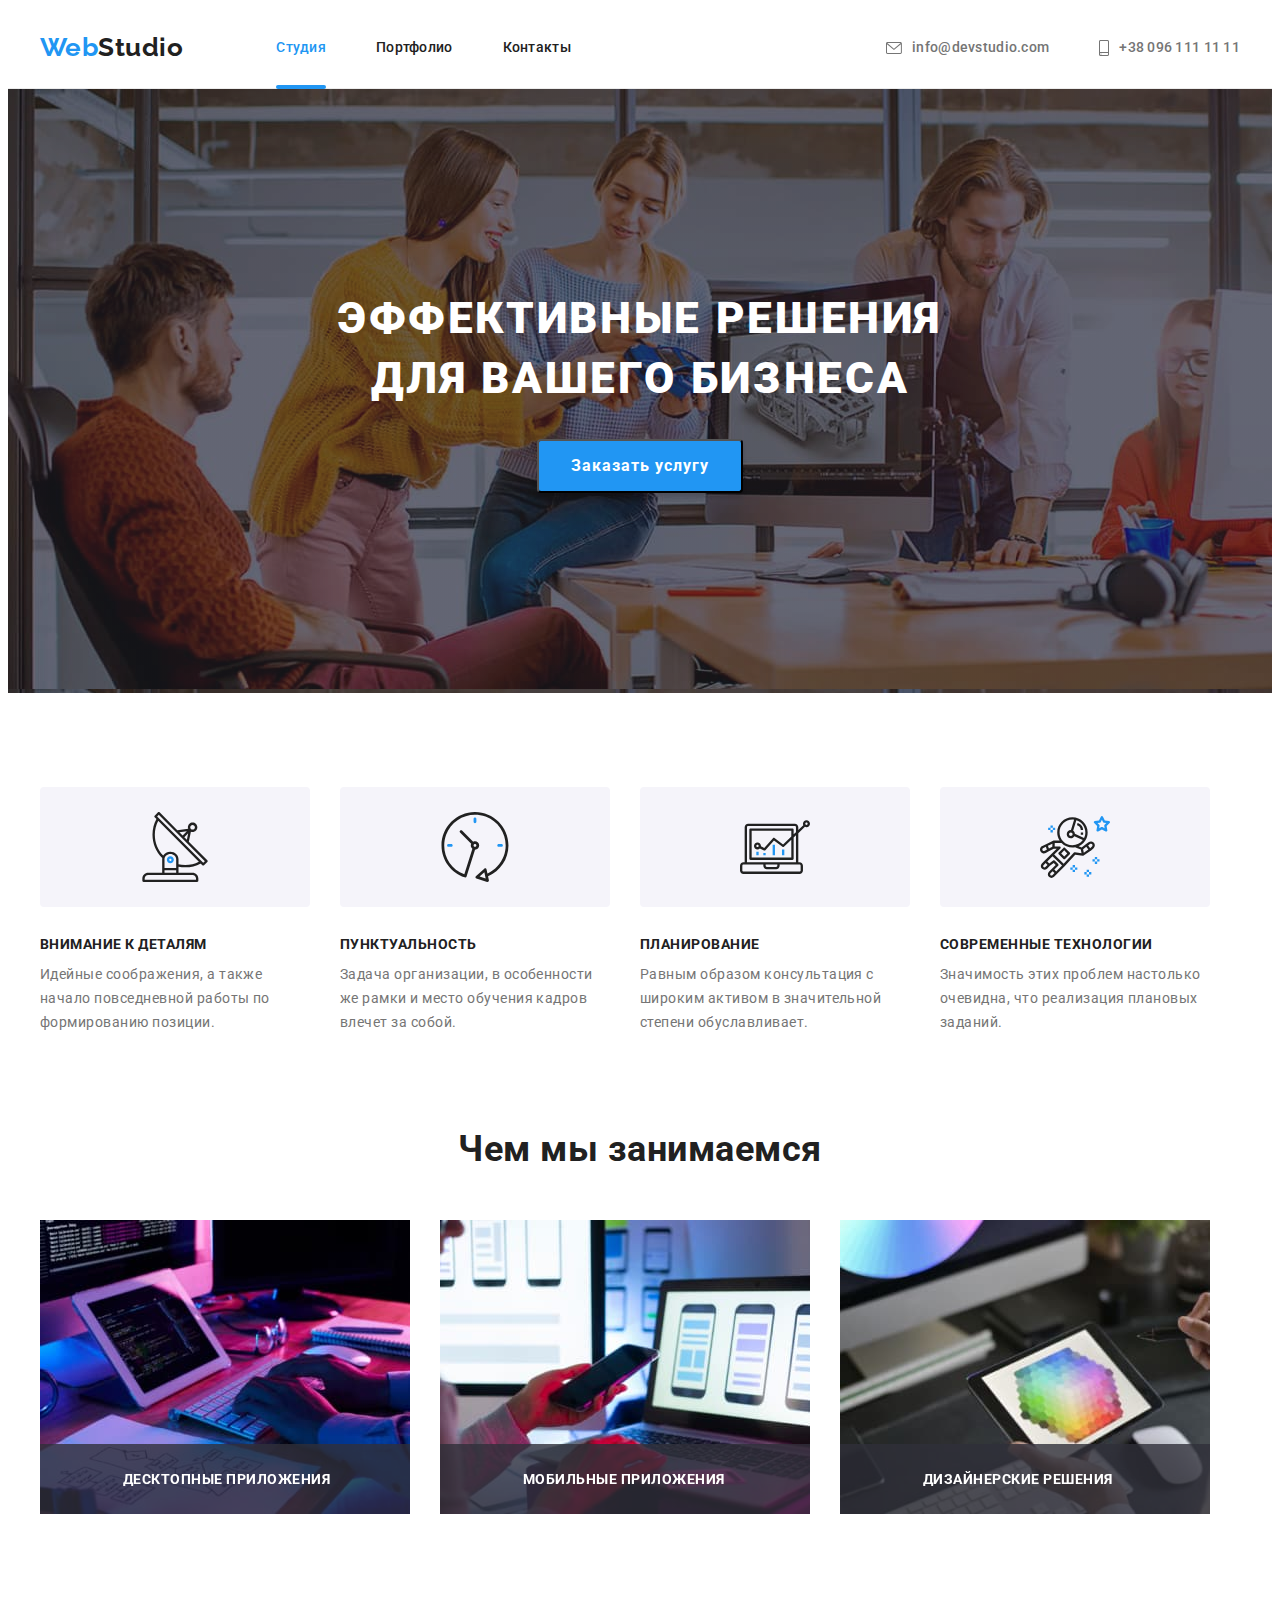
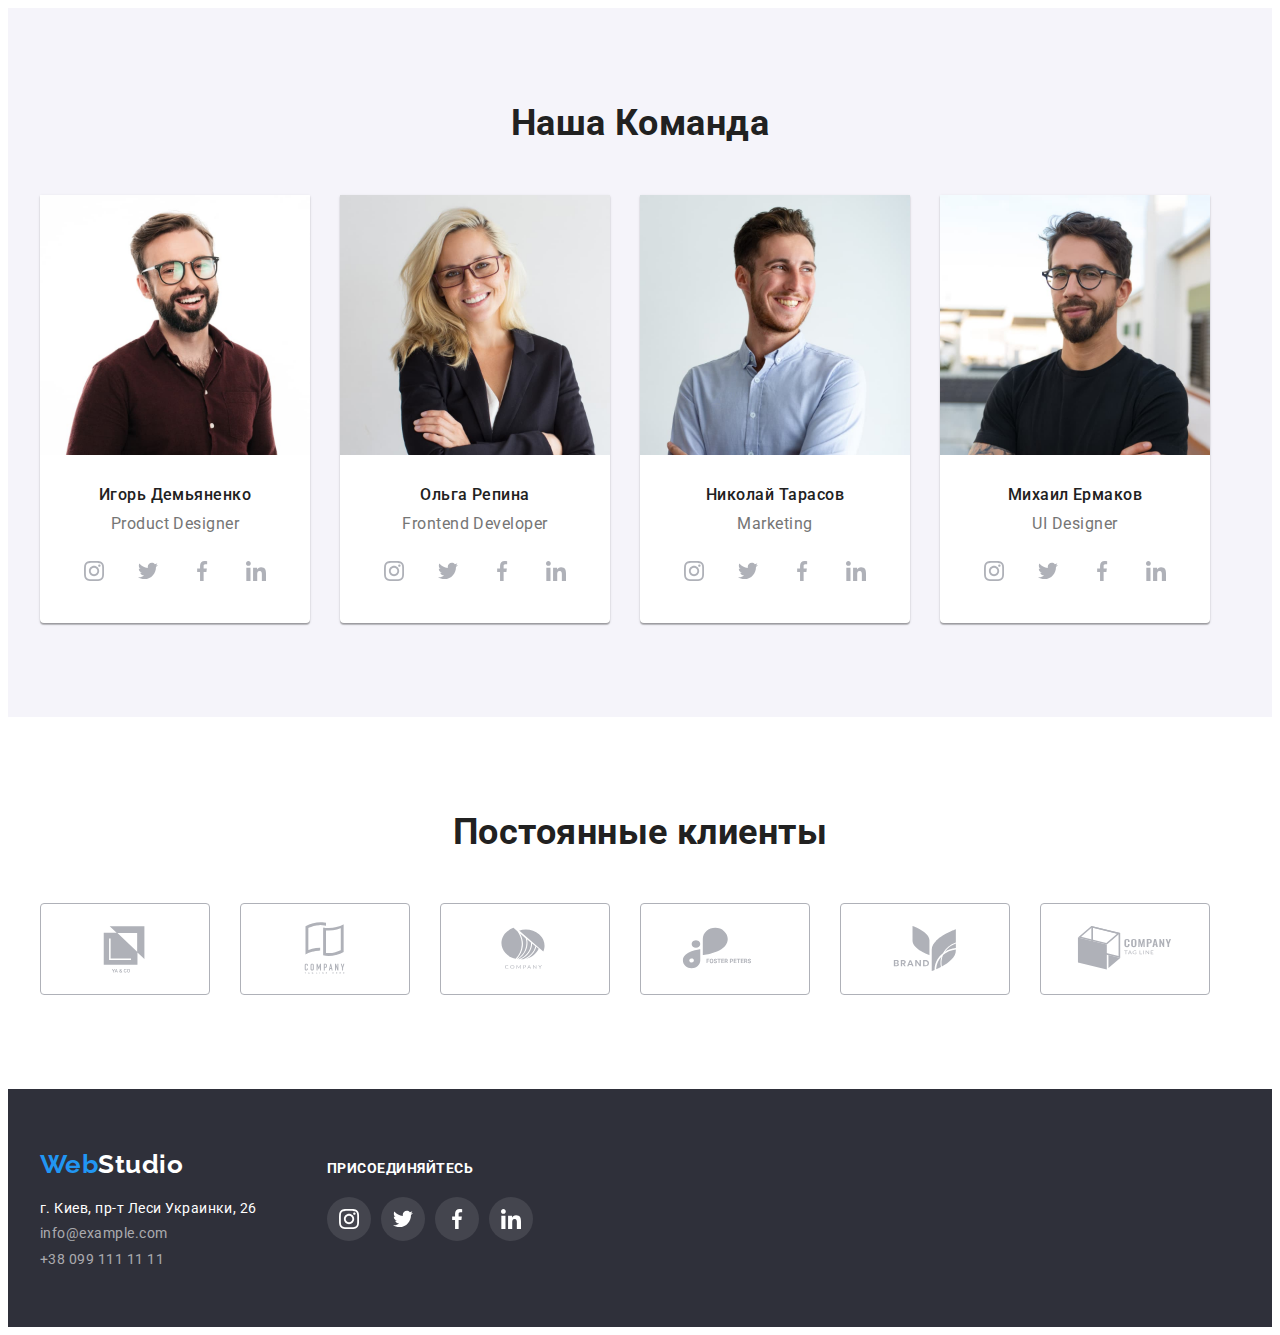
<file: index.html>
<!DOCTYPE html>
<html lang="ru">

<head>
    <meta charset="UTF-8">
    <meta http-equiv="X-UA-Compatible" content="IE=edge">
    <meta name="viewport" content="width=device-width, initial-scale=1.0">
    <link href="https://fonts.googleapis.com/css2?family=Raleway:wght@700&family=Roboto:wght@400;500;700;900&display=swap" rel="stylesheet">
    <link rel="stylesheet" href="https://cdnjs.cloudflare.com/ajax/libs/modern-normalize/1.1.0/modern-normalize.min.css"
        integrity="sha512-wpPYUAdjBVSE4KJnH1VR1HeZfpl1ub8YT/NKx4PuQ5NmX2tKuGu6U/JRp5y+Y8XG2tV+wKQpNHVUX03MfMFn9Q=="
        crossorigin="anonymous" referrerpolicy="no-referrer" />
    <link rel="stylesheet" href="./css/styles.css">
    <title>Document</title>
</head>

<body>
    <!--шапка сайта-->
    <header class="header">
        <div class="container main-nav">
            <nav class="site-nav">
                <a href="./index.html" class="logo-header">
                    <span class="accent-logo">Web</span>Studio
                </a>
                <ul class="site-nav list">
                    <li class="item"><a href="./index.html" class="nav-link active-page">Студия</a></li>
                    <li class="item"><a href="./portfolio.html" class="nav-link">Портфолио</a></li>
                    <li class="item"><a href="" class="nav-link">Контакты</a></li>
                </ul>
            </nav>
        <ul class="info-header">
            <li class="item"><a href="mailto:info@devstudio.com" class="nav-info"> 
                <svg class="icon-mail" width="16px" height="12px">
                    <use href='./images/sprite.svg#icon-mail'></use>
                </svg>
                info@devstudio.com</a></li>
            <li class="item"><a href="tel:+380961111111" class="nav-info">
                <svg class="icon-phone" width="10px" height="16px">
                    <use href='./images/sprite.svg#icon-phone'></use>
                </svg>
                +38 096 111 11 11</a></li>
        </ul>
        </div>
    </header>
    <main>

        <!--Герой сайта-->
        <section class="hero-page overlay">
            <h1 class="hero-title">Эффективные решения<br> для вашего бизнеса</h1>
            <button type="button" class="hero-button" data-modal-open>Заказать услугу</button>
        </section>

        <!--Приемущества-->
        <section class="section">
          <div class="container">
            <h2 class="section-title visually-hidden">Преимущества</h2>
            <ul class="features-list">
                <li class="item">
                    <div class="feature-box">
                    <svg class="icon-feature" width="70px" height="70px">
                        <use href="./images/sprite.svg#icon-antenna"></use>
                    </svg>
                    </div>
                    <h3 class="feautures-title">Внимание к деталям</h3>
                    <p class="feautures-text">Идейные соображения, а также начало повседневной работы по формированию позиции.</p>
                </li>
                <li class="item">
                    <div class="feature-box">
                    <svg class="icon-feature" width="70px" height="70px">
                        <use href="./images/sprite.svg#icon-clock"></use>
                    </svg>
                    </div>
                    <h3 class="feautures-title">Пунктуальность</h3>
                    <p class="feautures-text">Задача организации, в особенности же рамки и место обучения кадров влечет за собой.</p>
                    </li>
                    <li class="item">
                        <div class="feature-box">
                    <svg class="icon-feature" width="70px" height="70px">
                        <use href="./images/sprite.svg#icon-diagram"></use>
                    </svg>
                    </div>
                        <h3 class="feautures-title">Планирование</h3>
                        <p class="feautures-text">Равным образом консультация с широким активом в значительной степени обуславливает.</p>
                    </li>
                    <li class="item">
                        <div class="feature-box">
                    <svg class="icon-feature" width="70px" height="70px">
                        <use href="./images/sprite.svg#icon-astronaut" ></use>
                    </svg>
                    </div>
                        <h3 class="feautures-title">Современные технологии</h3>
                        <p class="feautures-text">Значимость этих проблем настолько очевидна, что реализация плановых заданий.</p>
                    </li>
                </ul>
          </div>
        </section>

        <!--Чем мы занимаемся-->
        <section class="section section-nopadding">
            <div class="container">
                <h2 class="section-title examples-title">Чем мы занимаемся</h2>
                <ul class="examples">
                    <div class="thumb-example">
                    <li class="item"><img src="./images/img.jpg" alt="написание кода" width="370"></li>
                    <p class="example-text">Десктопные приложения</p>
                    </div>
                    <div class="thumb-example">
                    <li class="item"><img src="./images/img1.jpg" alt="дизайн приложений" width="370"></li>
                    <p class="example-text">Мобильные приложения</p>
                    </div>
                    <div class="thumb-example">
                    <li class="item"><img src="./images/img2.jpg" alt="Оформление" width="370"></li>
                    <p class="example-text">Дизайнерские решения</p>
                    </div>
                </ul>
            </div>
        </section>

        <!--Наша команда-->
        <section class="section our-team">
            <div class="container">
                <h2 class="section-title">Наша Команда</h2>
                <ul class="team-list">
                        <li class="item">
                            <img src="./images/Igor.jpg" alt="Игорь Демьяненко" width="270">
                        <div class="team-box">
                            <h3 class="team-name">Игорь Демьяненко</h3>
                            <p lang="en" class="work-title">Product Designer</p>
                            <ul class="social-links">
                                <li class="social-link">
                                    <a href="#" class="link-icon" aria-label="instagram">
                                        <svg class="social-icon" width="20px" height="20px">
                                    <use href="./images/sprite.svg#icon-instagram"></use>
                                        </svg>
                                    </a>
                                </li>
                                <li class="social-link">
                                    <a href="#" class="link-icon" aria-label="twitter">
                                        <svg class="social-icon" width="20px" height="20px">
                                    <use href="./images/sprite.svg#icon-twitter"></use>
                                        </svg>
                                    </a>
                                </li>
                                <li class="social-link">
                                    <a href="#" class="link-icon" aria-label="facebook">
                                        <svg class="social-icon" width="20px" height="20px">
                                    <use href="./images/sprite.svg#icon-facebook"></use>
                                        </svg>
                                    </a>
                                </li>
                                <li class="social-link">
                                    <a href="#" class="link-icon" aria-label="linkedin">
                                        <svg class="social-icon" width="20px" height="20px">
                                    <use href="./images/sprite.svg#icon-linkedin"></use>
                                        </svg>
                                    </a>
                                </li>
                            </ul>
                        </div>
                
                    <li class="item">
                        <img src="./images/Olga.jpg" alt="Ольга Репина" width="270">
                        <div class="team-box">
                            <h3 class="team-name">Ольга Репина</h3>
                            <p lang="en" class="work-title">Frontend Developer</p>
                            <ul class="social-links">
                                            <li class="social-link">
                                                <a href="#" class="link-icon instagram" aria-label="instagram">
                                                    <svg class="social-icon" width="20px" height="20px">
                                                        <use href="./images/sprite.svg#icon-instagram"></use>
                                                    </svg>
                                                </a>
                                            </li>
                                            <li class="social-link">
                                                <a href="#" class="link-icon" aria-label="twitter">
                                                    <svg class="social-icon" width="20px" height="20px">
                                                        <use href="./images/sprite.svg#icon-twitter"></use>
                                                    </svg>
                                                </a>
                                            </li>
                                            <li class="social-link">
                                                <a href="#" class="link-icon" aria-label="facebook">
                                                    <svg class="social-icon" width="20px" height="20px">
                                                        <use href="./images/sprite.svg#icon-facebook"></use>
                                                    </svg>
                                                </a>
                                            </li>
                                            <li class="social-link">
                                                <a href="#" class="link-icon" aria-label="linkedin">
                                                    <svg class="social-icon" width="20px" height="20px">
                                                        <use href="./images/sprite.svg#icon-linkedin"></use>
                                                    </svg>
                                                </a>
                                            </li>
                            </ul>
                        </div>                           
                    <li class="item">
                        <img src="./images/Nikolai.jpg" alt="Николай Тарасов" width="270">
                        <div class="team-box">
                            <h3 class="team-name">Николай Тарасов</h3>
                            <p lang="en" class="work-title">Marketing</p>
                            <ul class="social-links">
                                <li class="social-link">
                                    <a href="#" class="link-icon instagram" aria-label="instagram">
                                        <svg class="social-icon" width="20px" height="20px">
                                            <use href="./images/sprite.svg#icon-instagram"></use>
                                        </svg>
                                    </a>
                                </li>
                                <li class="social-link">
                                    <a href="#" class="link-icon" aria-label="twitter">
                                        <svg class="social-icon" width="20px" height="20px">
                                            <use href="./images/sprite.svg#icon-twitter"></use>
                                        </svg>
                                    </a>
                                </li>
                                <li class="social-link">
                                    <a href="#" class="link-icon" aria-label="facebook">
                                        <svg class="social-icon" width="20px" height="20px">
                                            <use href="./images/sprite.svg#icon-facebook"></use>
                                        </svg>
                                    </a>
                                </li>
                                <li class="social-link">
                                    <a href="#" class="link-icon" aria-label="linkedin">
                                        <svg class="social-icon" width="20px" height="20px">
                                            <use href="./images/sprite.svg#icon-linkedin"></use>
                                        </svg>
                                    </a>
                                </li>
                            </ul>
                        </div>   
                    <li class="item">
                        <img src="./images/michail.jpg" alt="Михаил Ермаков" width="270">
                        <div class="team-box">
                            <h3 class="team-name">Михаил Ермаков</h3>
                            <p lang="en" class="work-title">UI Designer</p>
                            <ul class="social-links">
                            <li class="social-link">
                                <a href="#" class="link-icon" aria-label="instagram">
                                    <svg class="social-icon" width="20px" height="20px">
                                        <use href="./images/sprite.svg#icon-instagram"></use>
                                    </svg>
                                </a>
                            </li>
                            <li class="social-link">
                                <a href="#" class="link-icon" aria-label="twitter">
                                    <svg class="social-icon" width="20px" height="20px">
                                        <use href="./images/sprite.svg#icon-twitter"></use>
                                    </svg>
                                </a>
                            </li>
                            <li class="social-link">
                                <a href="#" class="link-icon" aria-label="facebook">
                                    <svg class="social-icon" width="20px" height="20px">
                                        <use href="./images/sprite.svg#icon-facebook"></use>
                                    </svg>
                                </a>
                            </li>
                            <li class="social-link">
                                <a href="#" class="link-icon" aria-label="linkedin">
                                    <svg class="social-icon" width="20px" height="20px">
                                        <use href="./images/sprite.svg#icon-linkedin"></use>
                                    </svg>
                                </a>
                            </li>
                            </ul>
                        </div>
                    </li>
                </ul>   
            </div>
        </section>

        <!-- Постоянные клиенты -->
        <section class="section">
            <div class="container">
                <h2 class="section-title">Постоянные клиенты</h2>
                <ul class="clients-list">
                    <li class="client-link">
                            <a href="#" class="client-icon">
                                <svg class="company-icon" width="106px" height="60px">
                                    <use href="./images/sprite.svg#icon-logo1"></use>
                                </svg>
                            </a>
                    </li>
                    <li class="client-link">
                            <a href="#" class="client-icon">
                                <svg class="company-icon" width="106px" height="60px">
                                    <use href="./images/sprite.svg#icon-logo2"></use>
                                </svg>
                            </a>
                    </li>
                    <li class="client-link">
                            <a href="#" class="client-icon">
                                <svg class="company-icon" width="106px" height="60px">
                                    <use href="./images/sprite.svg#icon-logo3"></use>
                                </svg>
                            </a>
                    </li>
                    <li class="client-link">
                            <a href="#" class="client-icon">
                                <svg class="company-icon" width="106px" height="60px">
                                    <use href="./images/sprite.svg#icon-logo4"></use>
                                </svg>
                            </a>
                    </li>
                    <li class="client-link">
                            <a href="#" class="client-icon">
                                <svg class="company-icon" width="106px" height="60px">
                                    <use href="./images/sprite.svg#icon-logo5"></use>
                                </svg>
                            </a>
                    </li>
                    <li class="client-link">
                            <a href="#" class="client-icon">
                                <svg class="company-icon" width="106px" height="60px">
                                    <use href="./images/sprite.svg#icon-logo6"></use>
                                </svg>
                            </a>
                    </li>
                </ul>
            </div>
        </section>

    </main>

    <!--Футер сайта-->
    <footer class="footer-page">
        <div class="container footer-nav">
            <div class="address-box">
                <a href="./index.html" class="logo-footer">
                    <span class="accent-logo">Web</span>Studio
                </a>
            <address class="address">
                <a href="https://goo.gl/maps/AYaL6vAWbD5dz4p6A" target="_blank" rel="noopener noreferrer" class="map-link">г. Киев,
                    пр-т Леси Украинки, 26</a>
                <a href="mailto:info@example.com" class="item">info@example.com</a>
                <a href="tel:+380991111111" class="item">+38 099 111 11 11</a>
            </address>
            </div>
            <div class="join-box">       
                <h2 class="join-title">присоединяйтесь</h2>
                <ul class="join-links">
                    <li class="social-link">
                        <a href="#" class="icon-link" aria-label="instagram">
                            <svg class="" width="20px" height="20px">
                            <use href="./images/sprite.svg#icon-instagram"></use>
                            </svg>
                        </a>
                    </li>
                    <li class="social-link">
                        <a href="#" class="icon-link" aria-label="twitter">
                            <svg class="" width="20px" height="20px">
                                <use href="./images/sprite.svg#icon-twitter"></use>
                            </svg>
                        </a>
                    </li>
                    <li class="social-link"> 
                        <a href="#"  class="icon-link" aria-label="facebook">
                            <svg class="" width="20px" height="20px">
                                <use href="./images/sprite.svg#icon-facebook"></use>
                            </svg>
                        </a>
                    </li>
                    <li class="social-link">
                        <a href="#" class="icon-link" aria-label="linkedin">
                            <svg class="" width="20px" height="20px">
                                <use href="./images/sprite.svg#icon-linkedin"></use>
                            </svg>
                        </a>
                    </li>
                </ul>
            </div>
        </div>
    </footer>
    <div class="backdrop is-hidden" data-modal>
        <div class="modal">
            <button type="button" class="button-close" data-modal-close>
                <svg width="11px" height="11px">
                    <use href="images/sprite.svg#icon-vector"></use>
                </svg>
            </button>
        </div>
    </div>


    <script src="./js/modal.js"></script>
    </body>
    
    </html>
</file>
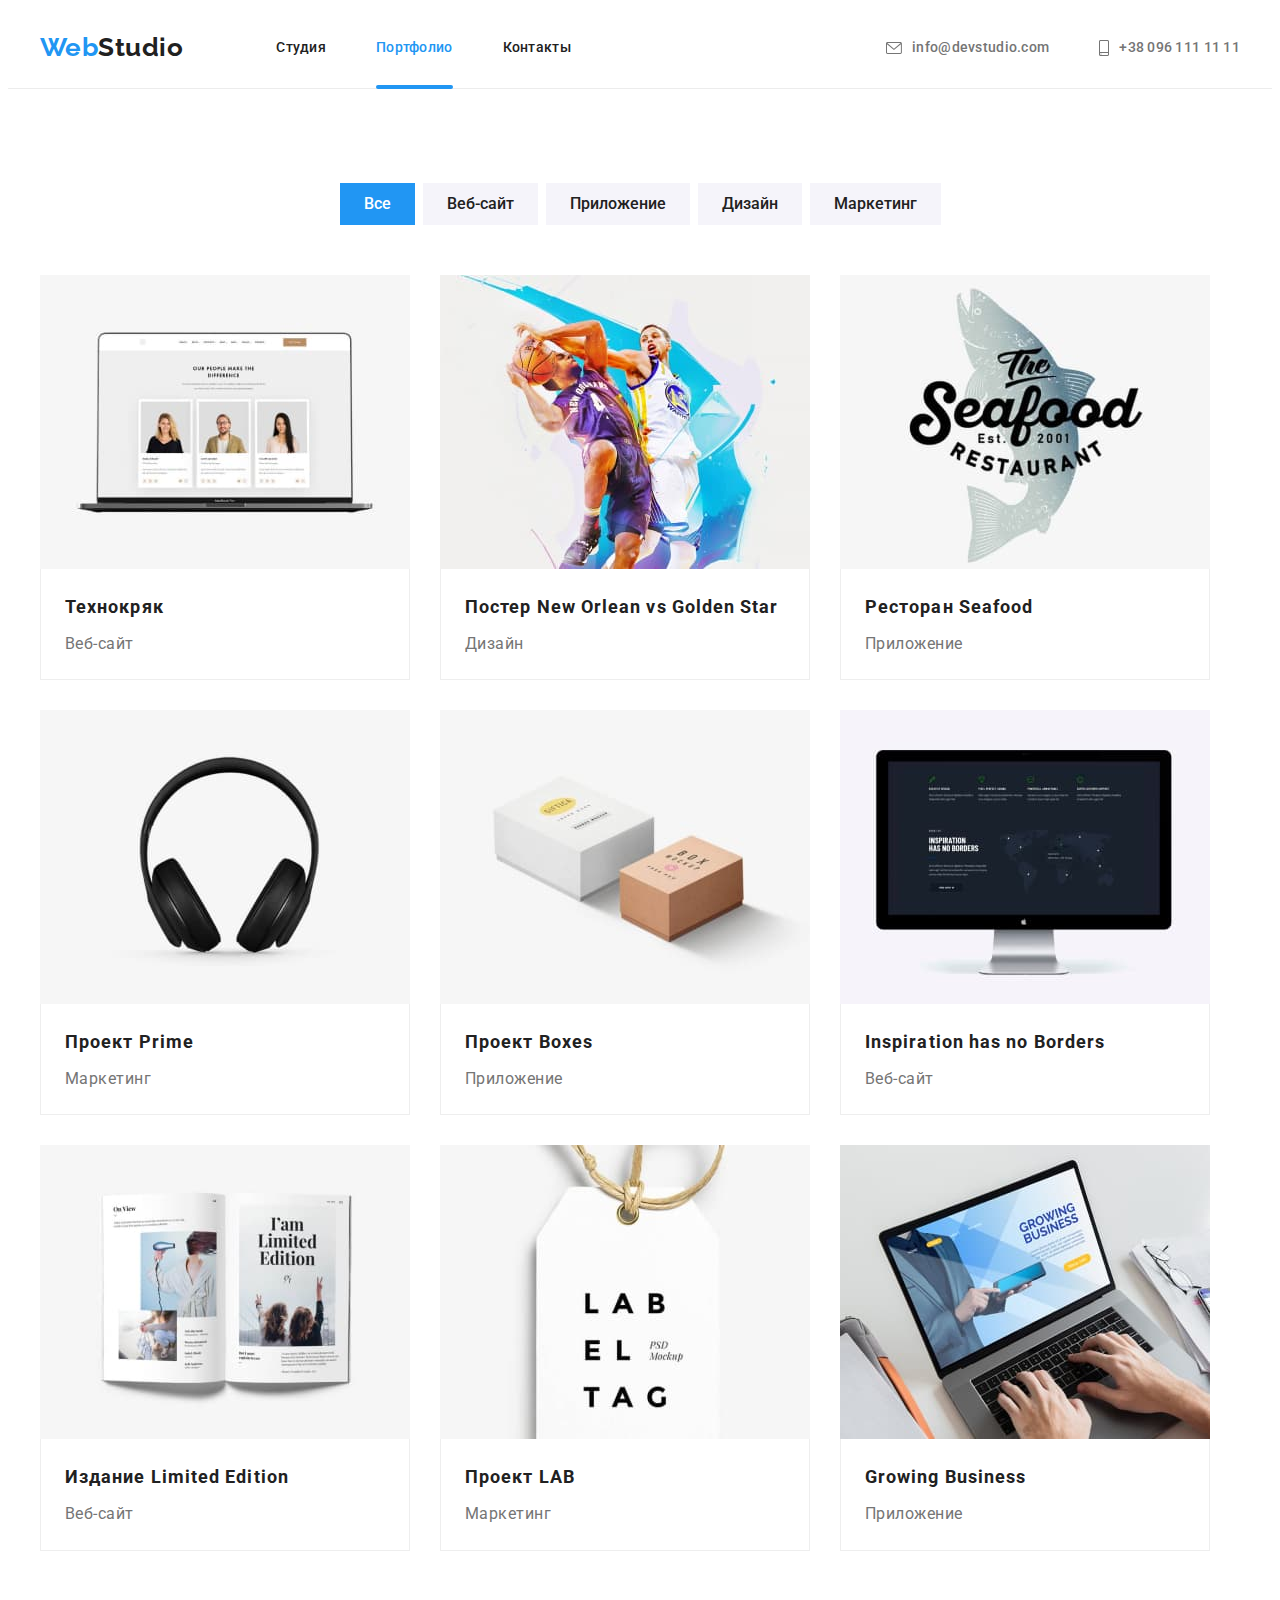
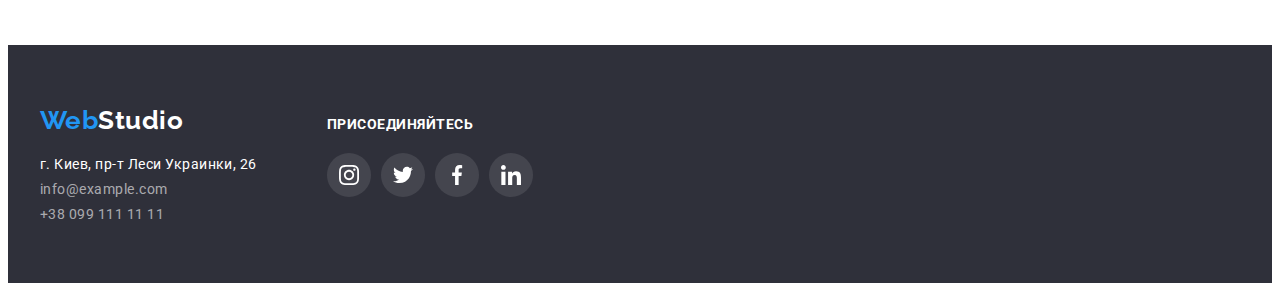
<file: portfolio.html>
<!DOCTYPE html>
<html lang="ru">

<head>
    <meta charset="UTF-8">
    <meta http-equiv="X-UA-Compatible" content="IE=edge">
    <meta name="viewport" content="width=device-width, initial-scale=1.0">
    <title>Document</title>
    <link
        href="https://fonts.googleapis.com/css2?family=Raleway:wght@700&family=Roboto:wght@400;500;700;900&display=swap"
        rel="stylesheet">
    <link rel="stylesheet" href="https://cdnjs.cloudflare.com/ajax/libs/modern-normalize/1.1.0/modern-normalize.min.css"
        integrity="sha512-wpPYUAdjBVSE4KJnH1VR1HeZfpl1ub8YT/NKx4PuQ5NmX2tKuGu6U/JRp5y+Y8XG2tV+wKQpNHVUX03MfMFn9Q=="
        crossorigin="anonymous" referrerpolicy="no-referrer" />
    <link rel="stylesheet" href="./css/styles.css">
</head>

<body>
    <!--шапка сайта-->
    <header class="header">
        <div class="container main-nav">
            <nav class="site-nav">
                <a href="./index.html" class="logo-header">
                    <span class="accent-logo">Web</span>Studio
                </a>
                <ul class="site-nav list">
                    <li class="item"><a href="./index.html" class="nav-link">Студия</a></li>
                    <li class="item"><a href="./portfolio.html" class="nav-link active-page">Портфолио</a></li>
                    <li class="item"><a href="" class="nav-link">Контакты</a></li>
                </ul>
            </nav>
            <ul class="info-header">
                <li class="item"><a href="mailto:info@devstudio.com" class="nav-info">
                        <svg class="icon-mail" width="16px" height="12px">
                            <use href='./images/sprite.svg#icon-mail'></use>
                        </svg>
                        info@devstudio.com</a></li>
                <li class="item"><a href="tel:+380961111111" class="nav-info">
                        <svg class="icon-phone" width="10px" height="16px">
                            <use href='./images/sprite.svg#icon-phone'></use>
                        </svg>
                        +38 096 111 11 11</a></li>
            </ul>
        </div>
    </header>

    <!-- main сайта -->
    <main>
        <!-- Портфолио -->
        <section class="section">
            <div class="container">
                <h1 class="portfolio-main visually-hidden">Портфолио</h1>
                <ul class="filter">
                    <li class="item"><button type="button" class="filter-button active-button">Все</button></li>
                    <li class="item"><button type="button" class="filter-button">Веб-сайт</button></li>
                    <li class="item"><button type="button" class="filter-button">Приложение</button></li>
                    <li class="item"><button type="button" class="filter-button">Дизайн</button></li>
                    <li class="item"><button type="button" class="filter-button">Маркетинг</button></li>
                </ul>
                <ul class="portfolio-list">
                    <li class="item">
                        <a href="" class="portfolio-link">
                            <div class="thumb-portfolio">
                                <img src="./images/1.jpg" alt="список работников компании на ноутбуке" width="370">
                                <p class="thumb-text">Технокряк это современная площадка распространения коронавируса. Компании используют эту платформу для цифрового
                                    шпионажа и атак на защищённые сервера конкурентов.
                                </p>
                            </div>
                            <div class="portfolio-box">
                                <h3 class="portfolio-title">Технокряк</h3>
                                <p class="portfolio-text">Веб-сайт</p>
                            </div>
                        </a>
                    </li>
                    <li class="item">
                        <a href="" class="portfolio-link">
                            <div class="thumb-portfolio">
                                <img src="./images/2.jpg" alt="список работников компании на ноутбуке" width="370">
                                <p class="thumb-text"></p>
                            </div>
                            <div class="portfolio-box">
                                <h3 class="portfolio-title">Постер New Orlean vs Golden Star</h3>
                                <p class="portfolio-text">Дизайн</p>
                            </div>
                        </a>
                    </li>
                    <li class="item">
                        <a href="" class="portfolio-link">
                            <div class="thumb-portfolio">
                                <img src="./images/3.jpg" alt="список работников компании на ноутбуке" width="370">
                                <p class="thumb-text"></p>
                            </div>
                            <div class="portfolio-box">
                                <h3 class="portfolio-title">Ресторан Seafood</h3>
                                <p class="portfolio-text">Приложение</p>
                            </div>
                        </a>
                    </li>
                    <li class="item">
                        <a href="" class="portfolio-link">
                            <div class="thumb-portfolio">
                                <img src="./images/4.jpg" alt="список работников компании на ноутбуке" width="370">
                                <p class="thumb-text"></p>
                            </div>
                            <div class="portfolio-box">
                                <h3 class="portfolio-title">Проект Prime</h3>
                                <p class="portfolio-text">Маркетинг</p>
                            </div>
                        </a>
                    </li>
                    <li class="item">
                        <a href="" class="portfolio-link">
                            <div class="thumb-portfolio">
                                <img src="./images/5.jpg" alt="список работников компании на ноутбуке" width="370">
                                <p class="thumb-text"></p>
                            </div>
                            <div class="portfolio-box">
                                <h3 class="portfolio-title">Проект Boxes</h3>
                                <p class="portfolio-text">Приложение</p>
                            </div>
                        </a>
                    </li>
                    <li class="item">
                        <a href="" class="portfolio-link">
                            <div class="thumb-portfolio">
                                <img src="./images/6.jpg" alt="список работников компании на ноутбуке" width="370">
                                <p class="thumb-text"></p>
                            </div>
                            <div class="portfolio-box">
                                <h3 class="portfolio-title">Inspiration has no Borders</h3>
                                <p class="portfolio-text">Веб-сайт</p>
                            </div>
                        </a>
                    </li>
                    <li class="item">
                        <a href="" class="portfolio-link">
                            <div class="thumb-portfolio">
                                <img src="./images/7.jpg" alt="список работников компании на ноутбуке" width="370">
                                <p class="thumb-text"></p>
                            </div>
                            <div class="portfolio-box">
                                <h3 class="portfolio-title">Издание Limited Edition</h3>
                                <p class="portfolio-text">Веб-сайт</p>
                            </div>
                        </a>
                    </li>
                    <li class="item">
                        <a href="" class="portfolio-link">
                            <div class="thumb-portfolio">
                                <img src="./images/8.jpg" alt="список работников компании на ноутбуке" width="370">
                                <p class="thumb-text"></p>
                            </div>
                            <div class="portfolio-box">
                                <h3 class="portfolio-title">Проект LAB</h3>
                                <p class="portfolio-text">Маркетинг</p>
                            </div>
                        </a>
                    </li>
                    <li class="item">
                        <a href="" class="portfolio-link">
                            <div class="thumb-portfolio">
                                <img src="./images/9.jpg" alt="список работников компании на ноутбуке" width="370">
                                <p class="thumb-text"></p>
                            </div>
                            <div class="portfolio-box">
                                <h3 class="portfolio-title">Growing Business</h3>
                                <p class="portfolio-text">Приложение</p>
                            </div>
                        </a>
                    </li>
                </ul>
        </section>
        </div>

    </main>
    <!--Футер сайта-->
    <footer class="footer-page">
        <div class="container footer-nav">
            <div class="address-box">
                <a href="./index.html" class="logo-footer">
                    <span class="accent-logo">Web</span>Studio
                </a>
                <address class="address">
                    <a href="https://goo.gl/maps/AYaL6vAWbD5dz4p6A" target="_blank" rel="noopener noreferrer"
                        class="map-link">г. Киев,
                        пр-т Леси Украинки, 26</a>
                    <a href="mailto:info@example.com" class="item">info@example.com</a>
                    <a href="tel:+380991111111" class="item">+38 099 111 11 11</a>
                </address>
            </div>
            <div class="join-box">
                <h2 class="join-title">присоединяйтесь</h2>
                <ul class="join-links">
                    <li class="social-link">
                        <a href="#" class="icon-link" aria-label="instagram">
                            <svg class="" width="20px" height="20px">
                                <use href="./images/sprite.svg#icon-instagram"></use>
                            </svg>
                        </a>
                    </li>
                    <li class="social-link">
                        <a href="#" class="icon-link" aria-label="twitter">
                            <svg class="" width="20px" height="20px">
                                <use href="./images/sprite.svg#icon-twitter"></use>
                            </svg>
                        </a>
                    </li>
                    <li class="social-link">
                        <a href="#" class="icon-link" aria-label="facebook">
                            <svg class="" width="20px" height="20px">
                                <use href="./images/sprite.svg#icon-facebook"></use>
                            </svg>
                        </a>
                    </li>
                    <li class="social-link">
                        <a href="#" class="icon-link" aria-label="linkedin">
                            <svg class="" width="20px" height="20px">
                                <use href="./images/sprite.svg#icon-linkedin"></use>
                            </svg>
                        </a>
                    </li>
                </ul>
            </div>
        </div>
    </footer>
</body>

</html>
</file>
<file: css/styles.css>
:root {
  --primary-text-color: #212121;
  --text-color: #757575;
  --accent-text-color: rgba(255, 255, 255, 0.6);
  --accent-color: #2196f3;
  --primary-white-color: #ffffff;
  --accent-white-color: #f5f4fa;
  --bg-color: #2f303a;
  --primary-bg-color: #e5e5e5;
}

body {
  font-family: Roboto, sans-serif;
  font-weight: 500;
  letter-spacing: 0.03em;
  color: var(--primary-text-color);
}

ul {
  list-style: none;
  margin: 0;
  padding: 0;
}

a {
  text-decoration: none;
}

h1,
h2,
h3,
p {
  margin-top: 0;
  margin-bottom: 0;
}

.visually-hidden {
  position: absolute;
  clip: rect(0 0 0 0);
  width: 1px;
  height: 1px;
  margin: -1px;
}

img {
  display: block;
}

.section-title {
  margin-bottom: 50px;

  font-weight: 700;
  font-size: 36px;
  line-height: 1.17;
  text-align: center;
}

.container {
  width: 1200px;
  margin-left: auto;
  margin-right: auto;
  padding-left: 15px;
  padding-right: 15px;
}

.section {
  padding-top: 94px;
  padding-bottom: 94px;
}

.section-nopadding {
  padding-top: 0;
  padding-bottom: 94px;
}

/* --------Header--------- */
/* Лого */
.header {
  border-bottom: 1px solid #ececec;
}

.logo-header {
  margin-right: 93px;

  font-family: Raleway, sans-serif;
  font-weight: 700;
  font-size: 26px;
  line-height: 1.2;
  color: var(--primary-text-color);
}

.logo-footer {
  color: var(--primary-white-color);
  font-family: Raleway;
  font-weight: 700;
  font-size: 26px;
  line-height: 1.19;
}

.accent-logo {
  color: var(--accent-color);
}

/* Навигация */
.main-nav {
  display: flex;
  align-items: center;
}

.site-nav {
  display: flex;
  align-items: center;
}

.info-header {
  display: flex;
  margin-left: auto;
  justify-content: center;
  align-items: center;
}

.info-header .item:not(:last-child) {
  margin-right: 50px;
}

.nav-link {
  position: relative;
  display: block;
  padding-top: 32px;
  padding-bottom: 32px;
  font-size: 14px;
  line-height: 1.14;
  letter-spacing: 0.02em;
  color: var(--primary-text-color);

  transition: color 250ms cubic-bezier(0.4, 0, 0.2, 1);
}

.nav-link:hover,
.nav-link:focus {
  color: var(--accent-color);
}

.active-page {
  color: var(--accent-color);
}

.nav-link.active-page::after {
  content: "";
  position: absolute;
  display: block;
  width: 100%;
  height: 4px;
  left: 0;
  bottom: -1px;
  background-color: var(--accent-color);
  border-radius: 2px;
}

.nav-info {
  display: flex;
  align-items: center;
  justify-content: center;
  text-align: center;

  color: var(--text-color);
  fill: var(--text-color);
  font-size: 14px;
  line-height: 1.14;
  letter-spacing: 0.02em;

  transition: color 250ms cubic-bezier(0.4, 0, 0.2, 1);
}

.icon-mail {
  margin-right: 10px;

  transition: fill 250ms cubic-bezier(0.4, 0, 0.2, 1);
}

.icon-phone {
  margin-right: 10px;

  transition: fill 250ms cubic-bezier(0.4, 0, 0.2, 1);
}

.nav-info:hover,
.nav-info:focus {
  color: var(--accent-color);
  fill: var(--accent-color);
}

.site-nav .item:not(:last-child) {
  margin-right: 50px;
}

/* ------Hero-page------ */
.overlay {
  max-width: 1600px;
  margin-left: auto;
  margin-right: auto;
  background-image: linear-gradient(
      rgba(47, 48, 58, 0.4),
      rgba(47, 48, 58, 0.4)
    ),
    url(../images/headerbg.jpg);
}

.hero-page {
  padding-top: 200px;
  text-align: center;
  background-color: var(--bg-color);
  padding-bottom: 200px;
}

.hero-title {
  margin-bottom: 30px;

  font-weight: 900;
  font-size: 44px;
  line-height: 1.36;
  letter-spacing: 0.06em;
  text-transform: uppercase;
  color: var(--primary-white-color);
}

.hero-button {
  padding: 10px 32px;
  font-family: Roboto;
  font-weight: 700;
  font-size: 16px;
  line-height: 1.9;
  letter-spacing: 0.06em;
  color: var(--primary-white-color);
  background-color: var(--accent-color);
  cursor: pointer;
  box-shadow: 0px 4px 4px rgba(0, 0, 0, 0.15);
  border-radius: 4px;

  transition: background-color 250ms cubic-bezier(0.4, 0, 0.2, 1);
}

.hero-button:hover,
.hero-button:focus {
  background-color: #188ce8;
}

/* -----Приемущества-----*/
.feature-box {
  display: flex;
  flex-wrap: wrap;
  justify-content: center;
  align-items: center;

  margin-bottom: 30px;
  width: 270px;
  height: 120px;
  background: #f5f4fa;
  border-radius: 4px;
}

.icon-feauture {
  display: flex;
}

.features-list {
  display: flex;
  flex-wrap: wrap;
}

.features-list .item:not(:last-child) {
  margin-right: 30px;
}

.features-list .item {
  width: 270px;
}

.feautures-title {
  margin-bottom: 10px;

  font-weight: 700;
  font-size: 14px;
  line-height: 1.14;
  text-transform: uppercase;
}

.feautures-text {
  font-weight: 400;
  font-size: 14px;
  line-height: 1.7;
  color: var(--text-color);
}

/* ------Чем Мы Занимаемся------ */
.thumb-example {
  position: relative;
  display: flex;
}

.thumb-example:not(:last-child) {
  margin-right: 30px;
}

.thumb-example::after {
  position: absolute;
  display: inline-block;
  content: "";
  bottom: 0;

  width: 100%;
  height: 70px;
  background: rgba(47, 48, 58, 0.8);

  z-index: 1;
}

.example-text {
  position: absolute;
  bottom: 0;

  padding-left: 83px;
  padding-bottom: 27px;
  font-weight: 700;
  font-size: 14px;
  line-height: 1.14;
  text-align: center;
  text-transform: uppercase;
  color: var(--primary-white-color);

  z-index: 2;
}

.examples {
  display: flex;
  flex-wrap: wrap;
}

.examples-title {
  margin-bottom: 50px;
}

/* ------Наша Комнада------- */
.team-list {
  display: flex;
  flex-wrap: wrap;
  text-align: center;
}

.team-list .item {
  background-color: #fff;
  box-shadow: 0px 1px 3px rgba(0, 0, 0, 0.12), 0px 1px 1px rgba(0, 0, 0, 0.14),
    0px 2px 1px rgba(0, 0, 0, 0.2);
  border-radius: 0px 0px 4px 4px;
}

.team-list .item:not(:last-child) {
  margin-right: 30px;
}

.our-team {
  background-color: var(--accent-white-color);
}

.team-name {
  margin-bottom: 10px;
  font-weight: 500;
  font-size: 16px;
  line-height: 1.2;
  text-align: center;
}

.work-title {
  margin-bottom: 16px;

  font-weight: 400;
  font-size: 16px;
  line-height: 1.2;
  text-align: center;
  color: var(--text-color);
}

.team-box {
  padding-left: 32px;
  padding-right: 32px;
  padding-top: 30px;
  padding-bottom: 30px;
}

/* Социфльные сети */
.social-links {
  display: flex;
  align-items: center;
}

.social-link {
  display: flex;
  flex-wrap: wrap;
  align-items: center;
  justify-content: center;
  width: 44px;
  height: 44px;
}

.social-link:not(:last-child) {
  margin-right: 10px;
}

.link-icon {
  display: flex;
  flex-wrap: wrap;
  align-items: center;
  justify-content: center;
  width: 100%;
  height: 100%;
  border-radius: 50%;
  background-color: var(--primary-white-color);
  fill: #afb1b8;

  transition: background-color 250ms cubic-bezier(0.4, 0, 0.2, 1);
}

.social-icon {
  transition: fill 250ms cubic-bezier(0.4, 0, 0.2, 1);
}

.link-icon:hover,
.link-icon:focus {
  background-color: var(--accent-color);
}

.link-icon:hover .social-icon,
.link-icon:focus .social-icon {
  fill: var(--primary-white-color);
}

/* -----------Постоянные клиенты---------- */
.clients-list {
  display: flex;
  flex-wrap: wrap;
}

.client-icon {
  border: 1px solid #afb1b8;
  box-sizing: border-box;
  border-radius: 4px;
  display: flex;
  flex-wrap: wrap;
  align-items: center;
  justify-content: center;
  width: 170px;
  height: 92px;

  transition: border 250ms cubic-bezier(0.4, 0, 0.2, 1);
}

.client-link:not(:last-child) {
  margin-right: 30px;
}

.company-icon {
  fill: #afb1b8;

  transition: fill 250ms cubic-bezier(0.4, 0, 0.2, 1);
}

.client-icon:hover .company-icon,
.client-icon:focus .company-icon {
  fill: var(--accent-color);
}

.client-icon:hover,
.client-icon:focus {
  border: 1px solid var(--accent-color);
}

/*--------Футер сайта---------*/
.footer-page {
  padding-top: 60px;
  padding-bottom: 60px;
  background-color: var(--bg-color);
  color: var(--primary-white-color);
}

.footer-nav {
  display: flex;
  align-items: baseline;
}

.address-box {
  margin-right: 70px;
}

.address {
  display: flex;
  flex-direction: column;
  font-style: normal;
}

.map-link {
  margin-top: 20px;
  margin-bottom: 9px;
  color: var(--primary-white-color);
  font-weight: 400;
  font-size: 14px;
  line-height: 1.17;
}

.address .item {
  color: var(--accent-text-color);
  font-weight: 400;
  font-size: 14px;
  line-height: 1.17;

  transition: color 250ms cubic-bezier(0.4, 0, 0.2, 1);
}

.address .item:hover {
  color: var(--primary-white-color);
}

.address .item:not(:last-child) {
  margin-bottom: 9px;
}

.join-title {
  margin-bottom: 20px;

  font-weight: 700;
  font-size: 14px;
  line-height: 1.14;
  text-transform: uppercase;
}

.join-links {
  display: flex;
}

.social-link {
  display: flex;
  flex-wrap: wrap;
  align-items: center;
  justify-content: center;
  width: 44px;
  height: 44px;
}

.icon-link {
  display: flex;
  flex-wrap: wrap;
  align-items: center;
  justify-content: center;
  width: 100%;
  height: 100%;
  border-radius: 50%;
  background-color: rgba(255, 255, 255, 0.1);
  fill: var(--primary-white-color);

  transition: background-color 250ms cubic-bezier(0.4, 0, 0.2, 1);
}

.icon-link:hover,
.icon-link:focus {
  background-color: var(--accent-color);
}

/*-------Портфолио-------- */
.filter {
  display: flex;
  justify-content: center;
  text-align: center;
  margin-top: 0;
  margin-bottom: 50px;
}

.filter .item:not(:last-child) {
  margin-right: 8px;
}

.filter-button {
  padding: 6px 22px;

  color: var(--primary-text-color);
  background-color: var(--accent-white-color);
  font-family: Roboto;
  font-weight: 500;
  font-size: 16px;
  line-height: 1.6;
  text-align: center;
  cursor: pointer;
  border-color: transparent;

  transition: box-shadow 250ms cubic-bezier(0.4, 0, 0.2, 1),
    color 250ms cubic-bezier(0.4, 0, 0.2, 1),
    background-color 250ms cubic-bezier(0.4, 0, 0.2, 1);
}

.filter-button:hover,
.filter-button:focus {
  background-color: var(--accent-color);
  color: var(--primary-white-color);
  box-shadow: 0px 3px 1px rgba(0, 0, 0, 0.1), 0px 1px 2px rgba(0, 0, 0, 0.08),
    0px 2px 2px rgba(0, 0, 0, 0.12);
}

.active-button {
  background-color: var(--accent-color);
  color: var(--primary-white-color);
}

.portfolio-title {
  margin-bottom: 4px;

  font-weight: 700;
  font-size: 18px;
  line-height: 2;
  letter-spacing: 0.06em;
  color: var(--primary-text-color);
}

.portfolio-text {
  color: var(--text-color);
  font-weight: 400;
  font-size: 16px;
  line-height: 1.9;
  color: var(--text-color);
}

.portfolio-list {
  display: flex;
  flex-wrap: wrap;
}

.portfolio-list .item {
  background: #ffffff;
  margin-right: 30px;
  margin-bottom: 30px;
}

.portfolio-list .item:nth-last-child(-n + 3) {
  margin-bottom: 0px;
}

.portfolio-list .item:nth-child(3n) {
  margin-right: 0px;
}

.portfolio-box {
  padding-top: 20px;
  padding-bottom: 20px;
  padding-left: 24px;
  padding-right: 24px;

  background: #ffffff;
  border: 1px solid #eeeeee;
  border-top: none;
}

.thumb-portfolio {
  position: relative;
  overflow: hidden;
}

.portfolio-link {
  display: block;
  transition: box-shadow 250ms cubic-bezier(0.4, 0, 0.2, 1);
}

.portfolio-link:hover,
.portfolio-link:focus {
  box-shadow: 0px 1px 1px rgba(0, 0, 0, 0.12), 0px 4px 4px rgba(0, 0, 0, 0.06),
    1px 4px 6px rgba(0, 0, 0, 0.16);
}

.thumb-text {
  position: absolute;
  display: block;
  width: 100%;
  height: 100%;
  top: 0;
  left: 0;

  padding: 63px 24px;
  transform: translateY(100%);
  transition: transform 250ms cubic-bezier(0.4, 0, 0.2, 1);
  opacity: 0;

  font-weight: 400;
  font-size: 18px;
  line-height: 1.5;
  color: var(--primary-white-color);
  background-color: rgba(33, 150, 243, 0.9);
}

.portfolio-link:hover .thumb-text {
  opacity: 1;
  transform: translateY(0);
}

/* -------Модальное окно------- */
.backdrop {
  position: fixed;
  top: 0;
  left: 0;
  width: 100%;
  height: 100%;
  background-color: rgba(0, 0, 0, 0.2);

  opacity: 1;
  transition: opacity 250ms cubic-bezier(0.4, 0, 0.2, 1);
}

.backdrop.is-hidden {
  opacity: 0;
  pointer-events: none;
}

.backdrop.is-hidden.modal {
  transform: translate(-50%, -50%), scale(0.9);
}

.modal {
  position: absolute;
  top: 50%;
  left: 50%;

  width: 528px;
  height: 581px;
  background-color: var(--primary-white-color);

  transform: translate(-50%, -50%) scale(1);
  transition: opacity 250ms cubic-bezier(0.4, 0, 0.2, 1);
}

.button-close {
  position: absolute;
  top: 8px;
  right: 8px;

  width: 30px;
  height: 30px;
  border-radius: 50%;
  background: #ffffff;
  border: 1px solid rgba(0, 0, 0, 0.1);

  cursor: pointer;
}
</file>
